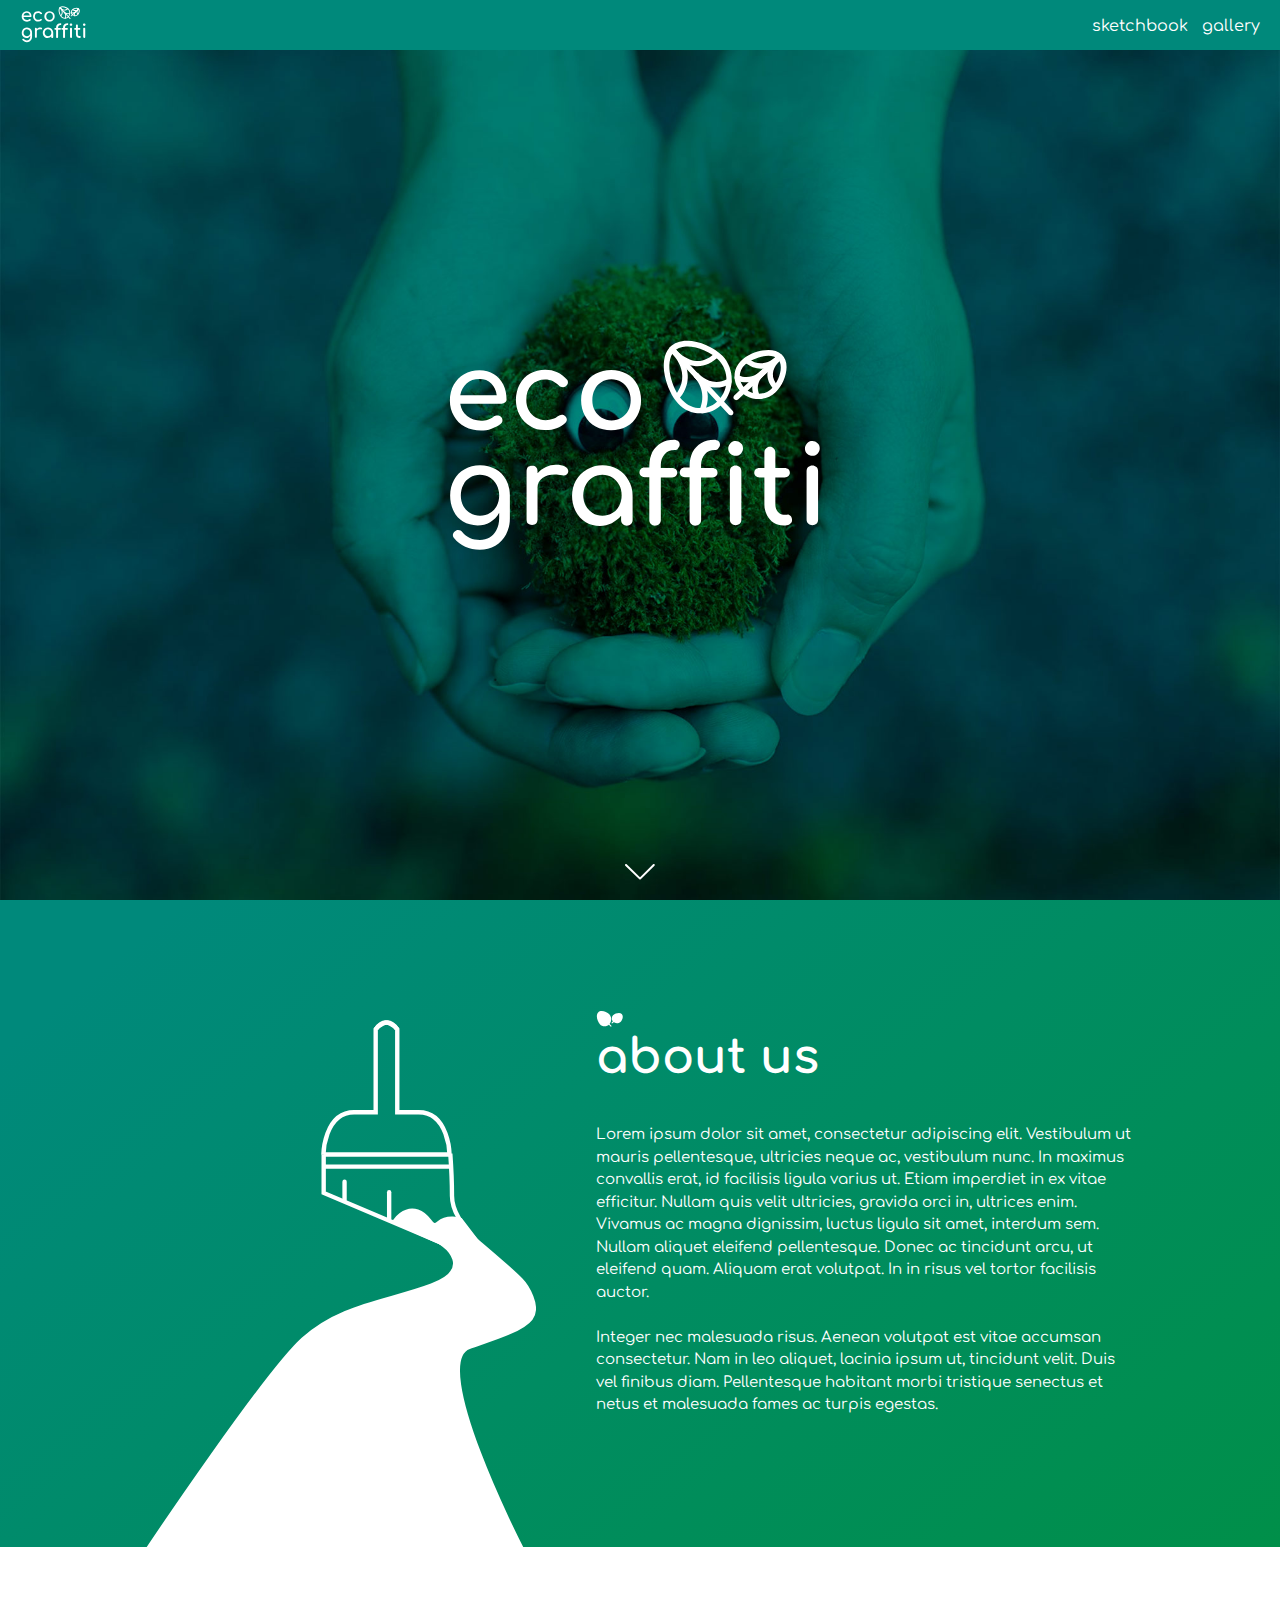
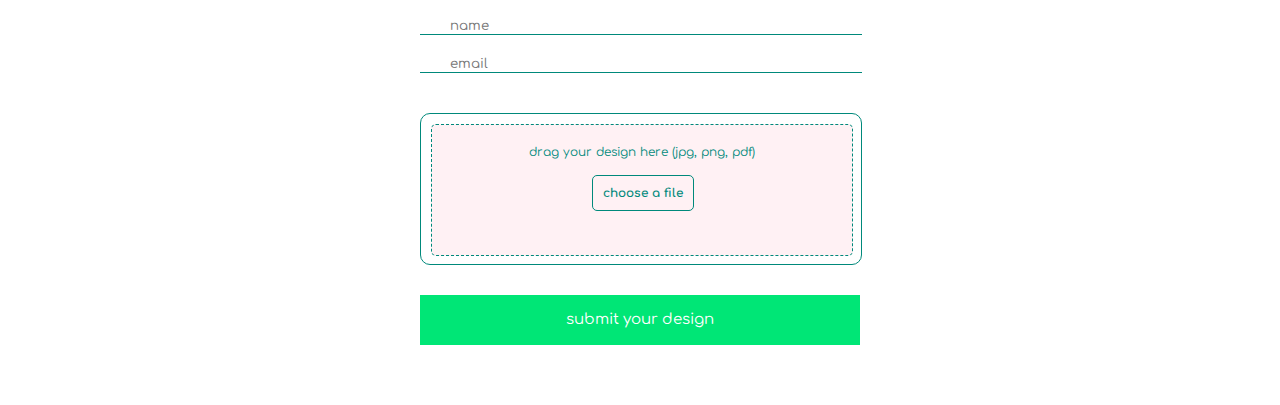
<file: index.html>
<!DOCTYPE html>
<html>
  <head>
    <title>Eco Graffiti</title>

    <meta name="viewport" content="width=device-width, initial-scale=1">

    <link href="https://fonts.googleapis.com/css?family=Comfortaa" rel="stylesheet">
    <link rel="stylesheet" href="style.min.css">

    <script
      src="https://code.jquery.com/jquery-3.2.1.min.js"
      integrity="sha256-hwg4gsxgFZhOsEEamdOYGBf13FyQuiTwlAQgxVSNgt4="
      crossorigin="anonymous">
    </script>
  </head>
  <body>
    <nav>
    <a href="/">  <img id="logo" src="img/logo-white.svg"/></a>
      <ul>
        <li>
          <a href="sketch/">sketchbook</a>
        </li>
        <li>
          <a href="*">gallery</a>
        </li>
      </ul>
    </nav>

    <div id="hero">
      <img id="logo-full" src="img/logo-white.svg"/>
      <img id="scroll-arrow" src="img/scrollarrow.svg" />
    </div>

    <div id="about">
      <img id="paintbrush" src="img/brush.svg" />
      <div id="column">
        <img id="leaves" src="img/leaves.svg"/>
        <h2>
          about us
        </h2>

        <div class="body-text">
          Lorem ipsum dolor sit amet, consectetur adipiscing elit. Vestibulum ut mauris pellentesque, ultricies neque ac, vestibulum nunc. In maximus convallis erat, id facilisis ligula varius ut. Etiam imperdiet in ex vitae efficitur. Nullam quis velit ultricies, gravida orci in, ultrices enim. Vivamus ac magna dignissim, luctus ligula sit amet, interdum sem. Nullam aliquet eleifend pellentesque. Donec ac tincidunt arcu, ut eleifend quam. Aliquam erat volutpat. In in risus vel tortor facilisis auctor. <br /><br />

          Integer nec malesuada risus. Aenean volutpat est vitae accumsan consectetur. Nam in leo aliquet, lacinia ipsum ut, tincidunt velit. Duis vel finibus diam. Pellentesque habitant morbi tristique senectus et netus et malesuada fames ac turpis egestas.
        </div>
      </div>
    </div>

    <div id="upload-designs">
      <form enctype="multipart/form-data" id="upload-form">
        <input type="text" name="name" placeholder="name" class="text-field"/>
        <input type="text" name="email" placeholder="email" class="text-field"/>
        <div id="drop-files-border">
          <div id="drop-files">
            <div id="drag-instructions">
              drag your design here (jpg, png, pdf)
            </div>
            <input type="file" name="fileToUpload" multiple="false" class="file-input" id="file">
            <label for="file" id="file-input-label">choose a file</label>
          </div>
        </div>
        <input type="submit" value="submit your design" name="submit" id="submit">
      </form>
    </div>

    <div id="error-box">

    </div>

    <script>
      $(document).ready(function() {
        var dropFile;
        var label = document.getElementById("file-input-label");
        var labelVal = "choose a file"

        $("#drop-files").on("drop dragend dragstart dragenter dragleave drag dragover", function(event) {
          event.preventDefault();
          if (event.type === "drop") {
              dropFile = event.originalEvent.dataTransfer.files;
              label.innerHTML = dropFile[0].name;
          }
        });

        $("#file").on("change", function(event){
          var fileName = '';
        	if( this.files && this.files.length > 1 )
        		fileName = ( this.getAttribute( 'data-multiple-caption' ) || '' ).replace( '{count}', this.files.length );
        	else
        		fileName = event.target.value.split( '\\' ).pop();

      		if( fileName )
      			label.innerHTML = fileName;
      		else
      			label.innerHTML = labelVal;
        });


        $('#upload-form').on("submit", function() {
          event.preventDefault();
           // add your files to the regular upload form
          var uploadFormData = new FormData($("#upload-form")[0]);
          if(dropFile != null) { // checks if any files were dropped
                  // adding every file to the form so you could upload multiple files
                  uploadFormData.append("dropFile",dropFile[0]);
          }

          console.log(uploadFormData.entries()["dropFile"]);

         $.ajax({
          url : "upload.php", // use your target
          type : "POST",
          data : uploadFormData,
          cache : false,
          contentType : false,
          processData : false,
          success : function(ret) {
              console.log(ret);
          },
          error : function (err){
            document.getElementById('error-box').innerHTML=err;
              //console.log(err);
          }
         });
       });
     });
    </script>
  </body>
</html>
</file>
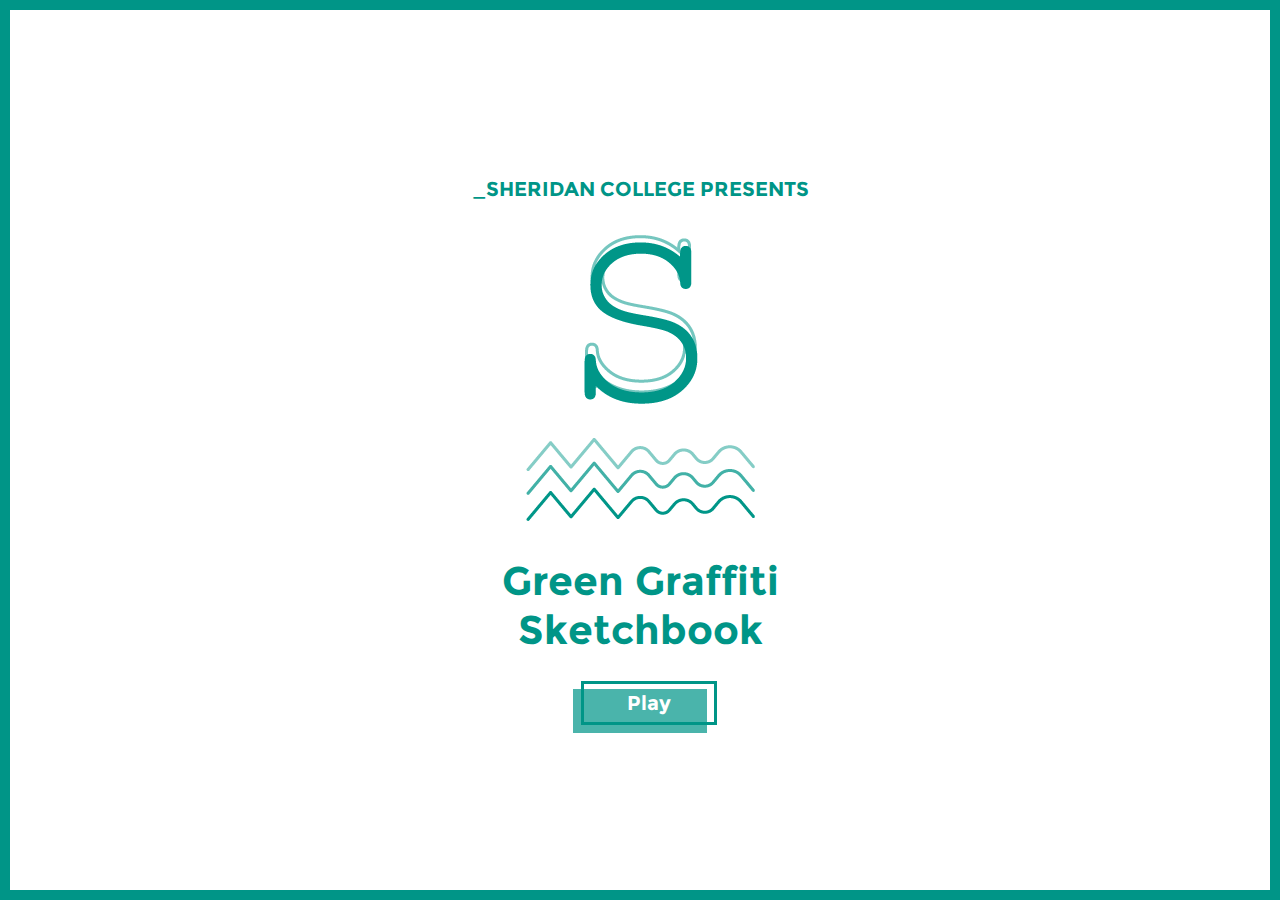
<file: sketch/index.html>
<html>
	<head>
        <meta charset="utf-8">
        <title>Graffiti</title>
        <link rel="stylesheet" type="text/css" href="style.css">
	</head>

	<body>
        <div class="content-container">
            <div class="first">
                <p class="first_header">_SHERIDAN COLLEGE PRESENTS</p>
                <img class="first_logo" src="first_logo.png">
                <img class="first_image" src="first_image.png">
                <p class="first_title">Green Graffiti<br>Sketchbook</p>
                <button class="first_button" onclick="play();">
                    <div class="first_button_border">
                    <p class="first_button_text">Play</p></div>
                </button>
            </div>

            <div class="second">
                <p class="second_text1">Green Graffiti is a sustainable trend where you can paint moss<br>on different surfaces in urban areas</p>
                <p class="second_text2">It brings people together and adds an artistic feel to any building</p>
                <p class="second_text3">Watch, learn and interact with our sketchbook<br>to plan your green graffiti design</p>
                <button class="second_button" onclick="begin();">
                    <div class="second_button_border">
                    <p class="second_button_text">Begin</p></div>
                </button>
            </div>
            
            <div class="third">
                <p class="third_text1">Drag and drop all of the<br>ingredients into the blender</p>
                <p class="third_text2">Now use your mouse to paint your graffiti</p>
                <button class="third_button" onclick="growTime();">
                    <div class="third_button_border">
                    <p class="third_button_text">Grow</p></div>
                </button>
                <p class="third_text3"><span>Congratulations!</span><br>You just created your first green graffiti design.<br><br>Be sure to take part in Sheridan's collaborative Green Graffiti launch<br>on April 9th and implement your very own design<br>in an effort to reduce carbon emissions and save the planet</p>
            </div>
        </div>

		<script src="jquery.min.js"></script>
		<script src="three.min.js"></script>
        <script src="behaviour.js"></script>
	</body>
</html>
</file>
<file: sketch/style.css>
@font-face {
    font-family: M_R;
    src: url(Montserrat-Regular.ttf);
}

@font-face {
    font-family: M_B;
    src: url(Montserrat-Bold.ttf);
}

body {
    margin: 0;
}

canvas {
    display: none;
    opacity: 0;
    width: 100%;
    height: 100%;
}

.content-container{
    position: absolute;
    width: calc(100% - 20px);
    height: calc(100% - 20px);
    border: 10px solid #009587;
    font-family: M_B;
    overflow-y: hidden;
}

.first {
    margin: 0 auto;
    text-align: center;
    color: #009587;
    padding: calc((100vh - 566px)/2) 0;
}

.first_header {
    font-size: 20px;
    margin: 0 auto;
    padding: 0 0 15px 0;
}

.first_logo {
    display: block;
    margin: 0 auto;
    padding: 15px 0;
}

.first_image {
    display: block;
    margin: 0 auto;
    padding: 15px 0;
}

.first_title {
    font-size: 40px;
    margin: 0 auto;
    padding: 20px 0 35px 0;
}

.first_button {
    position: relative;
    background-color: #4AB4AB;
    color: white;
    padding: 22px 67px;
    text-align: center;
    text-decoration: none;
    display: inline-block;
    font-family: M_B;
    border: none;
}

.first_button_border {
    position: absolute;
    left: 8px;
    top: -8px;
    padding: 7px 43px;
    border: 3px solid #009587;
    -webkit-transition: 0.2s;
    -moz-transition: 0.2s;
    transition: 0.2s;
}

.first_button_text {
    font-size: 20px;
    margin: 0;
}

.first_button:hover .first_button_border {
    background-color: #009587;
}

.second {
    display: none;
    margin: 0 auto;
    text-align: center;
    opacity: 0;
}

.second_text1, .second_text2, .second_text3, .second_button {
    display: none;
    opacity: 0;
    margin: 0 auto;
}

.second_text1, .second_text2, .second_text3 {
    font-size: 20px;
    color: #fff;
    padding: calc((100vh - 48px)/2) 0;
}

.second_text3 {
    padding: calc((100vh - 48px)/2) 0 80px 0;
}

.second_button {
    position: relative;
    background-color: #4AB4AB;
    color: white;
    padding: 22px 67px;
    text-align: center;
    text-decoration: none;
    font-family: M_B;
    border: none;
}

.second_button_border {
    position: absolute;
    left: 7px;
    top: -7px;
    padding: 7px 36px;
    border: 3px solid #009587;
    -webkit-transition: 0.2s;
    -moz-transition: 0.2s;
    transition: 0.2s;
}

.second_button_text {
    font-size: 20px;
    margin: 0;
}

.second_button:hover .second_button_border {
    background-color: #009587;
}

.second {
    display: none;
    opacity: 0;
}

.third_text1, .third_text2, .third_text3, .third_button {
    display: none;
    font-size: 20px;
    color: #009587;
    margin: 0;
}

.third_text1 {
    position: absolute;
    top: 30px;
    left: 30px;
}

.third_text2 {
    position: absolute;
    top: 30px;
    left: 30px;
}

.third_text3 {
    margin: 0 auto;
    text-align: center;
    opacity: 0;
}

.third_text3 span {
    font-size: 50px;
}

.third_button {
    position: absolute;
    background-color: #4AB4AB;
    color: white;
    padding: 22px 67px;
    text-align: center;
    text-decoration: none;
    font-family: M_B;
    border: none;
    right: 20px;
    bottom: 20px;
}

.third_button_border {
    position: absolute;
    left: 7px;
    top: -7px;
    padding: 7px 36px;
    border: 3px solid #009587;
    -webkit-transition: 0.2s;
    -moz-transition: 0.2s;
    transition: 0.2s;
}

.third_button_text {
    font-size: 20px;
    margin: 0;
}

.third_button:hover .third_button_border {
    background-color: #009587;
}
</file>
<file: style.min.css>
html{font-size:12px}body{margin:0;padding:0;font-family:Comfortaa;color:#fff}a{padding:0;margin:0}nav{z-index:100;position:fixed;width:100%;background:#00897B;height:50px;top:0;left:0}nav #logo{display:inline-block;height:40px;margin:5px 0 0 20px}nav ul{float:right;margin-right:20px;margin-top:17px;list-style:none}nav ul li{display:inline-block;margin-left:10px}nav ul a{font-size:16px;text-decoration:none;color:#fff}#hero{position:relative;background-image:url("img/hero.jpg");background-position:top center;background-repeat:no-repeat;background-size:cover;height:100vh;width:100%}#hero #logo-full{position:absolute;z-index:10;top:50%;left:50%;transform:translate(-50%, -50%);max-width:400px;min-width:100px;width:80%}#hero #scroll-arrow{position:absolute;bottom:20px;width:30px;left:50%;margin-left:-15px;z-index:20}h2{margin:0;padding:0;font-size:4em;margin-bottom:40px}#about{width:100%;background-image:linear-gradient(-219deg, #00897B 9%, #008F49 100%);padding:10px 0}#about #paintbrush{display:none}#about #column{max-width:540px;margin:0 auto;padding:50px 20px}#about #column #leaves{height:1.5em}#about #column .body-text{font-size:1.25em;line-height:1.5em}#upload-designs{display:block;width:100%;max-width:500px;margin:0 auto;padding-top:30px}#upload-designs .text-field{width:calc(100% - 90px);margin:10px 30px;padding-left:30px;border:none;border-bottom:1px solid #00897B;font-family:Comfortaa}#upload-designs .text-field:focus{outline:none !important;border-bottom:1px solid #00E676}#upload-designs #upload-form #drop-files-border{height:100px;width:calc(100% - 60px);margin:30px 30px;background:#fff;border:1px solid #00897B;border-radius:10px}#upload-designs #upload-form #drop-files-border #drop-files{position:relative;height:80px;width:calc(100% - 20px);margin:10px 10px;border:1px dashed #00897B;border-radius:5px;background-color:#fff1f4}#upload-designs #upload-form #drop-files-border #drop-files #drag-instructions{display:none;color:#00897B;font-size:1em;font-weight:400;text-align:center;margin-top:20px}#upload-designs #upload-form #drop-files-border #drop-files .file-input{width:0.1px;height:0.1px;opacity:0;overflow:hidden;position:absolute;z-index:-1}#upload-designs #upload-form #drop-files-border #drop-files label{font-size:1em;font-weight:700;color:#00897B;padding:10px;border:1px solid #00897B;border-radius:5px;cursor:pointer;display:inline;text-align:center;position:absolute;left:50%;top:22px;margin-left:-50px}#upload-designs #upload-form #submit{display:inline-block;text-align:center;font-family:Comfortaa;color:#fff;background-color:#00E676;border:none;width:100%;height:50px;font-size:1.25em}@media (min-width: 520px){#upload-designs{padding-top:60px;padding-bottom:60px}#upload-designs #upload-form #submit{width:440px;margin-left:30px}}@media (min-width: 800px){#about{position:relative;padding:60px 0 80px 0}#about #paintbrush{position:absolute;display:block;bottom:0px;right:55%;padding-right:40px;z-index:1;height:calc(100% - 120px)}#about #column{z-index:5;max-width:540px;position:relative;left:45%;width:45%;margin:0;padding:50px 20px}#about #column #leaves{height:1.5em}#about #column .body-text{font-size:1.25em;line-height:1.5em}#upload-designs{display:block;width:100%}#upload-designs #upload-form #drop-files-border{height:150px}#upload-designs #upload-form #drop-files-border #drop-files{height:130px}#upload-designs #upload-form #drop-files-border #drop-files #drag-instructions{display:block}#upload-designs #upload-form #drop-files-border #drop-files label{top:50px}}
</file>
